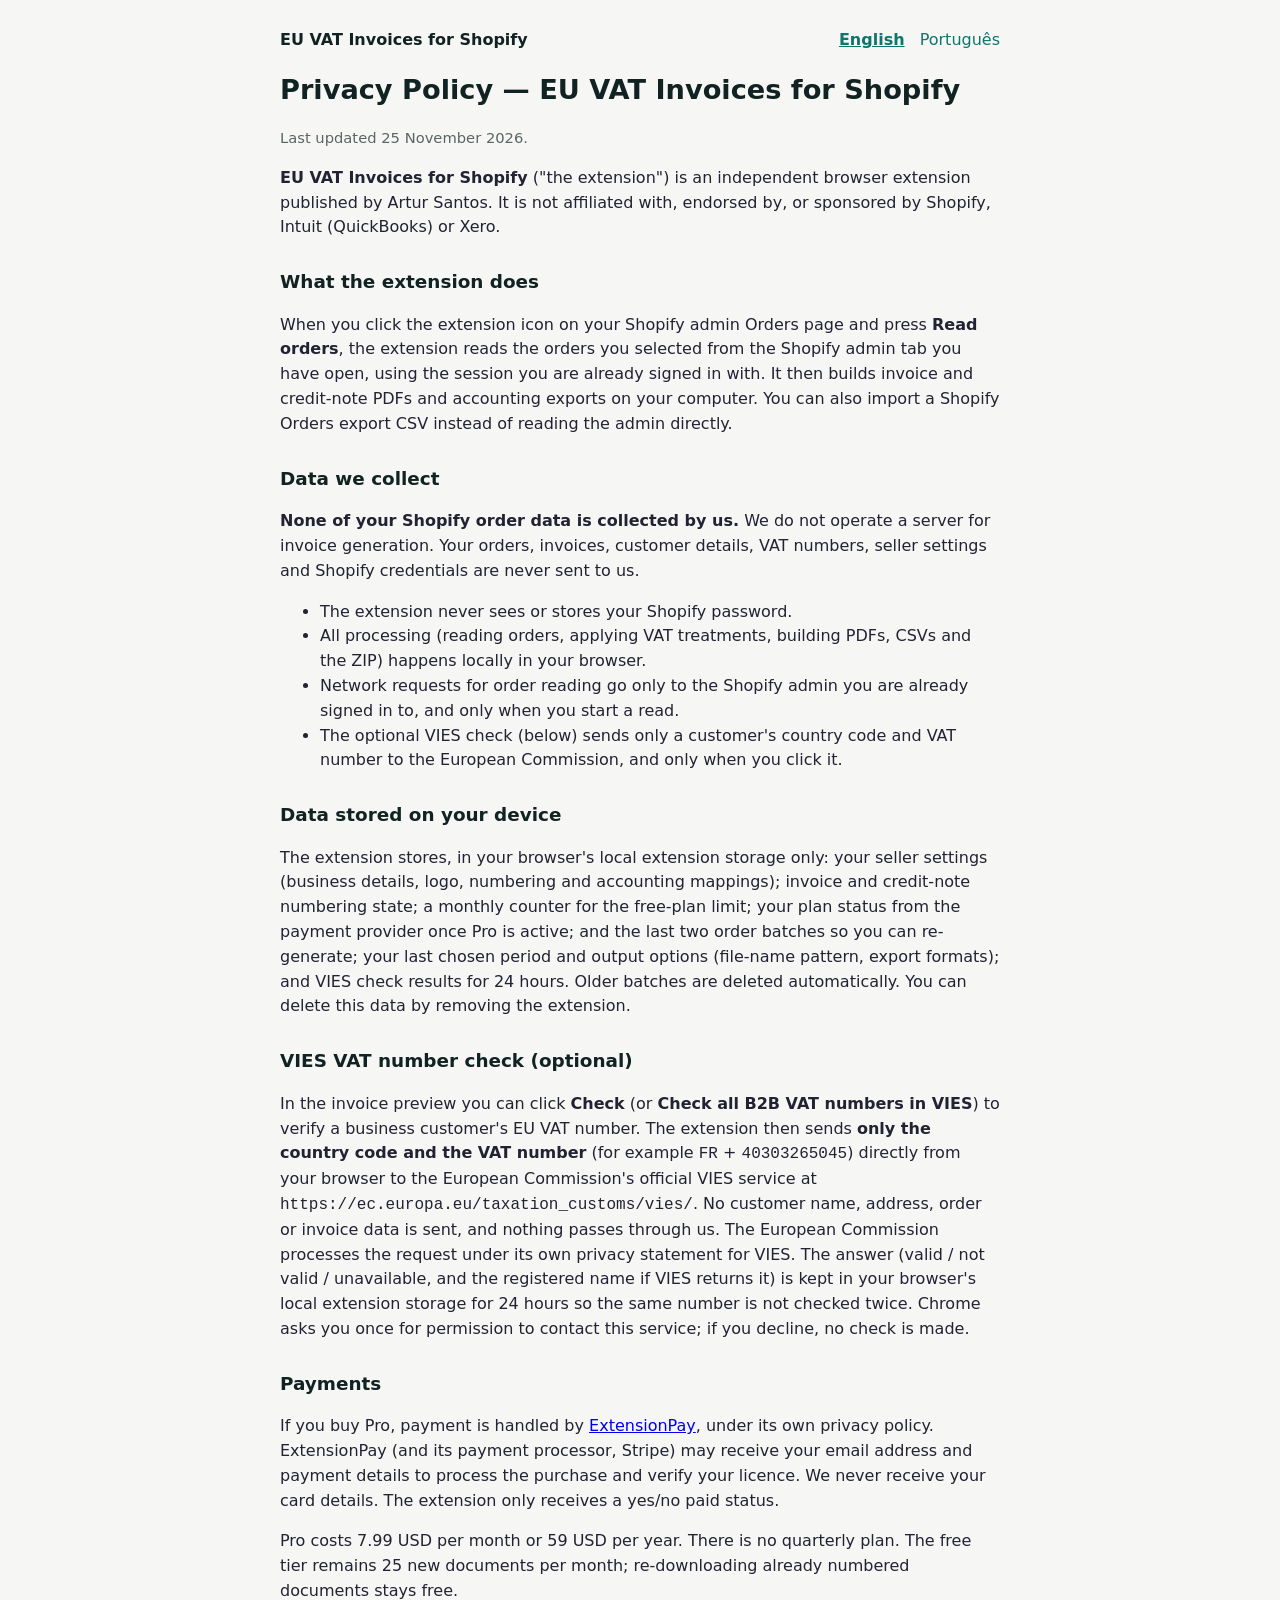
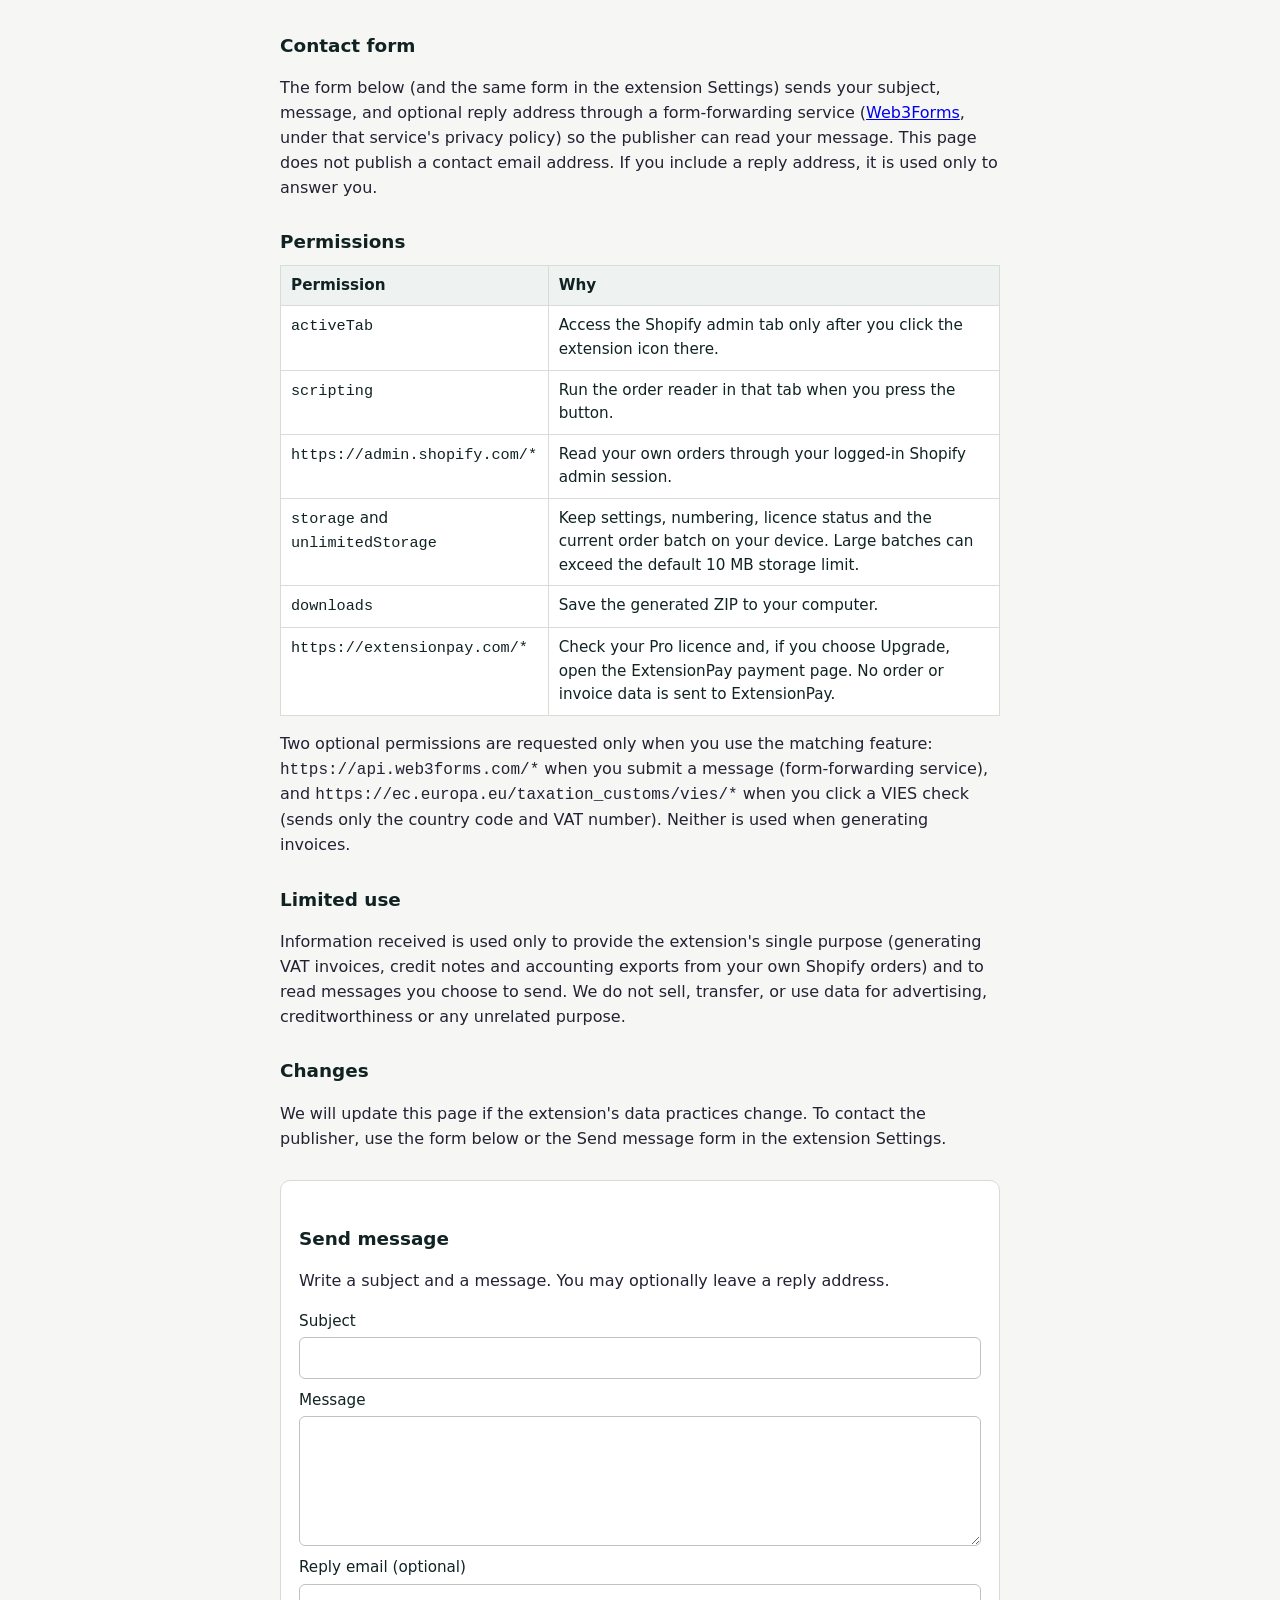
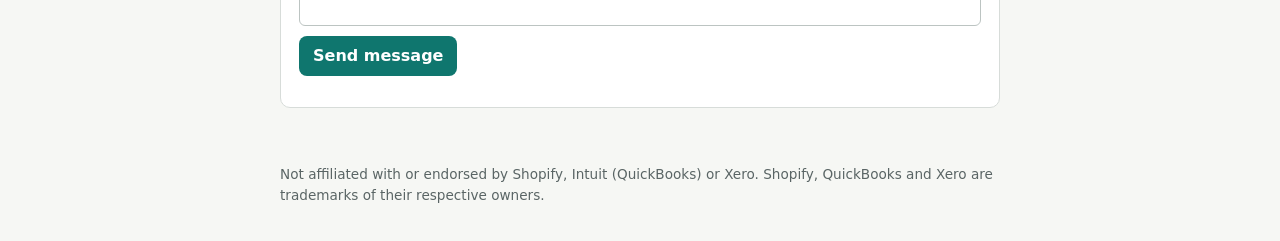
<file: index.html>
<!doctype html>
<html lang="en">
<head>
  <meta charset="utf-8">
  <meta name="viewport" content="width=device-width, initial-scale=1">
  <title>Privacy Policy — EU VAT Invoices for Shopify</title>
  <link rel="stylesheet" href="styles.css">
</head>
<body>
  <header>
    <a class="brand" href="index.html">EU VAT Invoices for Shopify</a>
    <nav>
      <a href="index.html" aria-current="page">English</a>
      <a href="pt/index.html">Português</a>
    </nav>
  </header>
  <main>
    <h1>Privacy Policy — EU VAT Invoices for Shopify</h1>
    <p class="muted">Last updated 25 November 2026.</p>

    <p><strong>EU VAT Invoices for Shopify</strong> ("the extension") is an independent browser extension published by Artur Santos. It is not affiliated with, endorsed by, or sponsored by Shopify, Intuit (QuickBooks) or Xero.</p>

    <h2>What the extension does</h2>
    <p>When you click the extension icon on your Shopify admin Orders page and press <strong>Read orders</strong>, the extension reads the orders you selected from the Shopify admin tab you have open, using the session you are already signed in with. It then builds invoice and credit-note PDFs and accounting exports on your computer. You can also import a Shopify Orders export CSV instead of reading the admin directly.</p>

    <h2>Data we collect</h2>
    <p><strong>None of your Shopify order data is collected by us.</strong> We do not operate a server for invoice generation. Your orders, invoices, customer details, VAT numbers, seller settings and Shopify credentials are never sent to us.</p>
    <ul>
      <li>The extension never sees or stores your Shopify password.</li>
      <li>All processing (reading orders, applying VAT treatments, building PDFs, CSVs and the ZIP) happens locally in your browser.</li>
      <li>Network requests for order reading go only to the Shopify admin you are already signed in to, and only when you start a read.</li>
      <li>The optional VIES check (below) sends only a customer's country code and VAT number to the European Commission, and only when you click it.</li>
    </ul>

    <h2>Data stored on your device</h2>
    <p>The extension stores, in your browser's local extension storage only: your seller settings (business details, logo, numbering and accounting mappings); invoice and credit-note numbering state; a monthly counter for the free-plan limit; your plan status from the payment provider once Pro is active; and the last two order batches so you can re-generate; your last chosen period and output options (file-name pattern, export formats); and VIES check results for 24 hours. Older batches are deleted automatically. You can delete this data by removing the extension.</p>

    <h2>VIES VAT number check (optional)</h2>
    <p>In the invoice preview you can click <strong>Check</strong> (or <strong>Check all B2B VAT numbers in VIES</strong>) to verify a business customer's EU VAT number. The extension then sends <strong>only the country code and the VAT number</strong> (for example <code>FR</code> + <code>40303265045</code>) directly from your browser to the European Commission's official VIES service at <code>https://ec.europa.eu/taxation_customs/vies/</code>. No customer name, address, order or invoice data is sent, and nothing passes through us. The European Commission processes the request under its own privacy statement for VIES. The answer (valid / not valid / unavailable, and the registered name if VIES returns it) is kept in your browser's local extension storage for 24 hours so the same number is not checked twice. Chrome asks you once for permission to contact this service; if you decline, no check is made.</p>

    <h2>Payments</h2>
    <p>If you buy Pro, payment is handled by <a href="https://extensionpay.com">ExtensionPay</a>, under its own privacy policy. ExtensionPay (and its payment processor, Stripe) may receive your email address and payment details to process the purchase and verify your licence. We never receive your card details. The extension only receives a yes/no paid status.</p>
    <p>Pro costs 7.99 USD per month or 59 USD per year. There is no quarterly plan. The free tier remains 25 new documents per month; re-downloading already numbered documents stays free.</p>

    <h2>Contact form</h2>
    <p>The form below (and the same form in the extension Settings) sends your subject, message, and optional reply address through a form-forwarding service (<a href="https://web3forms.com">Web3Forms</a>, under that service's privacy policy) so the publisher can read your message. This page does not publish a contact email address. If you include a reply address, it is used only to answer you.</p>

    <h2>Permissions</h2>
    <table>
      <thead><tr><th>Permission</th><th>Why</th></tr></thead>
      <tbody>
        <tr><td><code>activeTab</code></td><td>Access the Shopify admin tab only after you click the extension icon there.</td></tr>
        <tr><td><code>scripting</code></td><td>Run the order reader in that tab when you press the button.</td></tr>
        <tr><td><code>https://admin.shopify.com/*</code></td><td>Read your own orders through your logged-in Shopify admin session.</td></tr>
        <tr><td><code>storage</code> and <code>unlimitedStorage</code></td><td>Keep settings, numbering, licence status and the current order batch on your device. Large batches can exceed the default 10 MB storage limit.</td></tr>
        <tr><td><code>downloads</code></td><td>Save the generated ZIP to your computer.</td></tr>
        <tr><td><code>https://extensionpay.com/*</code></td><td>Check your Pro licence and, if you choose Upgrade, open the ExtensionPay payment page. No order or invoice data is sent to ExtensionPay.</td></tr>
      </tbody>
    </table>
    <p>Two optional permissions are requested only when you use the matching feature: <code>https://api.web3forms.com/*</code> when you submit a message (form-forwarding service), and <code>https://ec.europa.eu/taxation_customs/vies/*</code> when you click a VIES check (sends only the country code and VAT number). Neither is used when generating invoices.</p>

    <h2>Limited use</h2>
    <p>Information received is used only to provide the extension's single purpose (generating VAT invoices, credit notes and accounting exports from your own Shopify orders) and to read messages you choose to send. We do not sell, transfer, or use data for advertising, creditworthiness or any unrelated purpose.</p>

    <h2>Changes</h2>
    <p>We will update this page if the extension's data practices change. To contact the publisher, use the form below or the Send message form in the extension Settings.</p>

    <section class="card" id="contact">
      <h2>Send message</h2>
      <p>Write a subject and a message. You may optionally leave a reply address.</p>
      <form id="contact-form" data-sent="Message sent" data-failed="Not sent, try again">
        <label>Subject<input id="subject" type="text" required maxlength="200"></label>
        <label>Message<textarea id="message" required maxlength="8000"></textarea></label>
        <label>Reply email (optional)<input id="reply" type="email" maxlength="200" autocomplete="email"></label>
        <div class="hp" aria-hidden="true"><input id="website" type="text" tabindex="-1" autocomplete="off"></div>
        <button type="submit" id="send">Send message</button>
        <p id="status" class="muted" role="status"></p>
      </form>
    </section>
  </main>
  <footer>Not affiliated with or endorsed by Shopify, Intuit (QuickBooks) or Xero. Shopify, QuickBooks and Xero are trademarks of their respective owners.</footer>
  <script src="site-config.js"></script>
  <script src="form.js"></script>
</body>
</html>
</file>
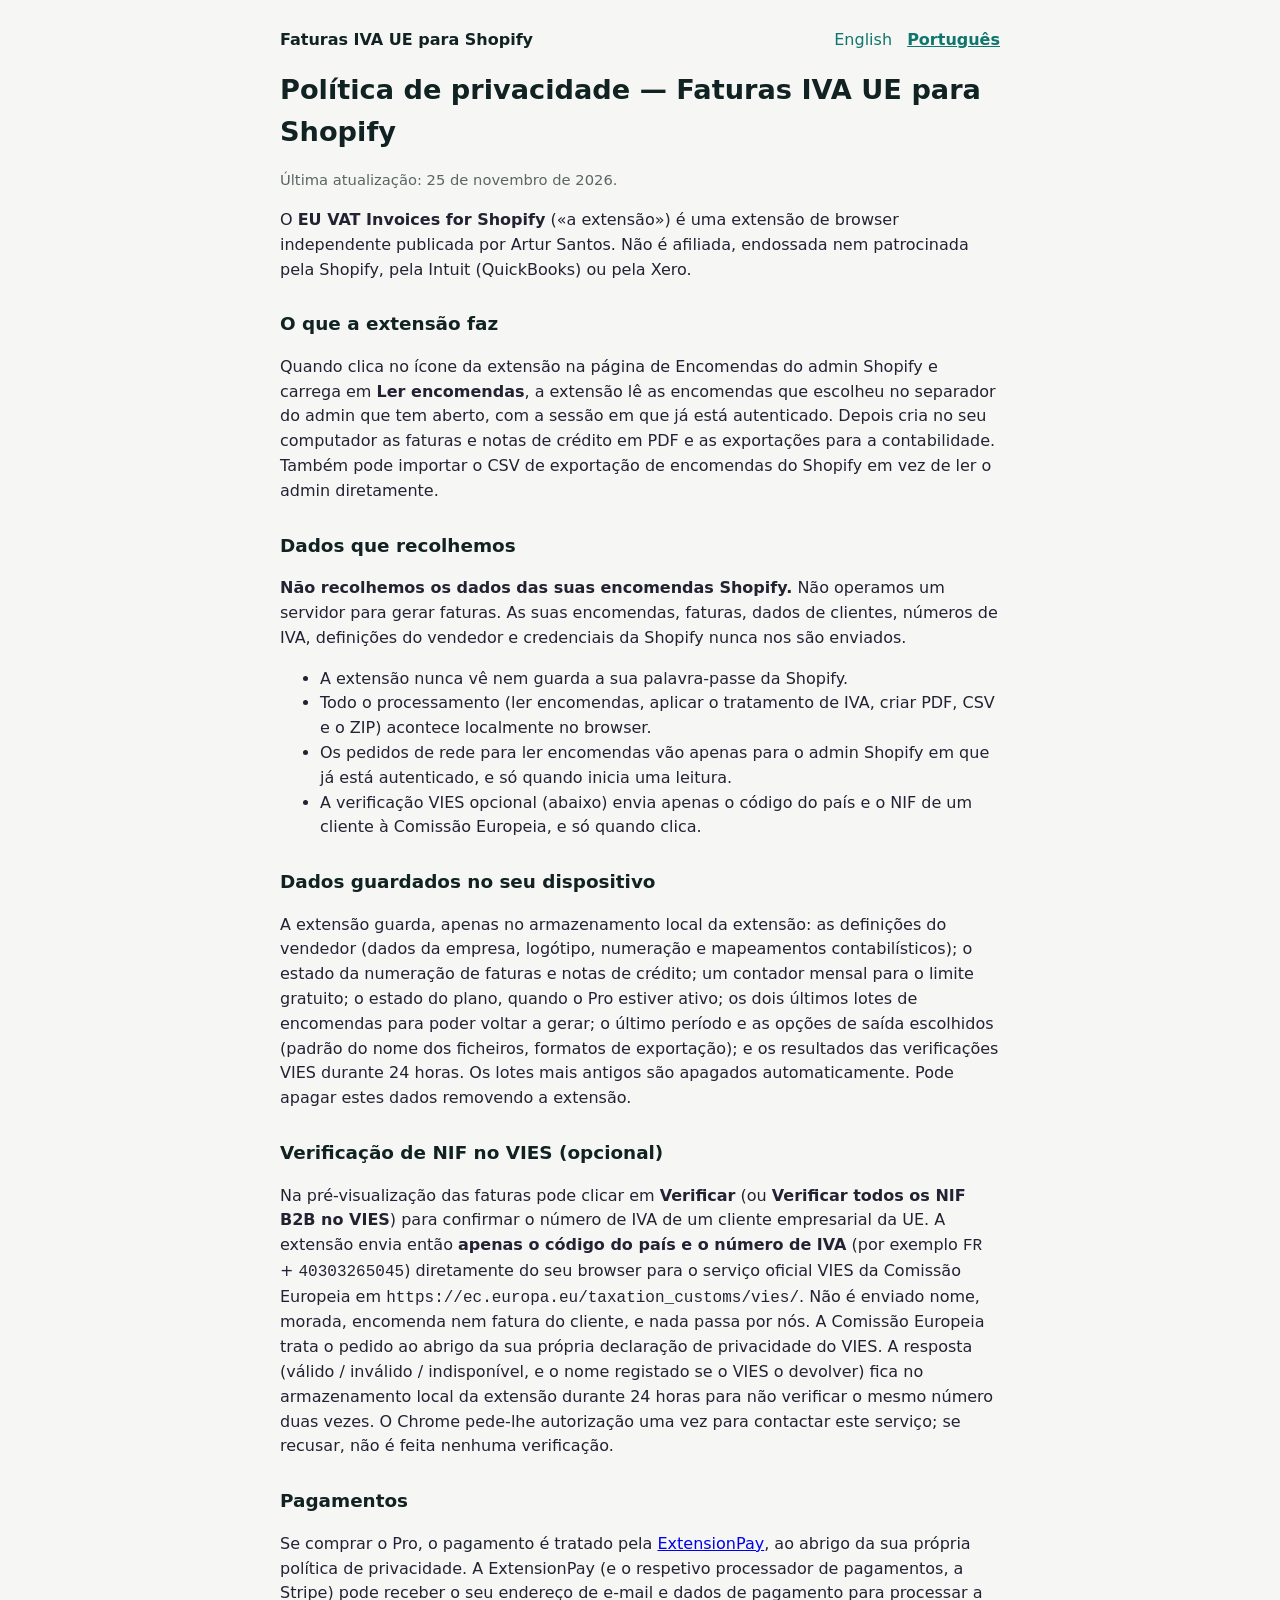
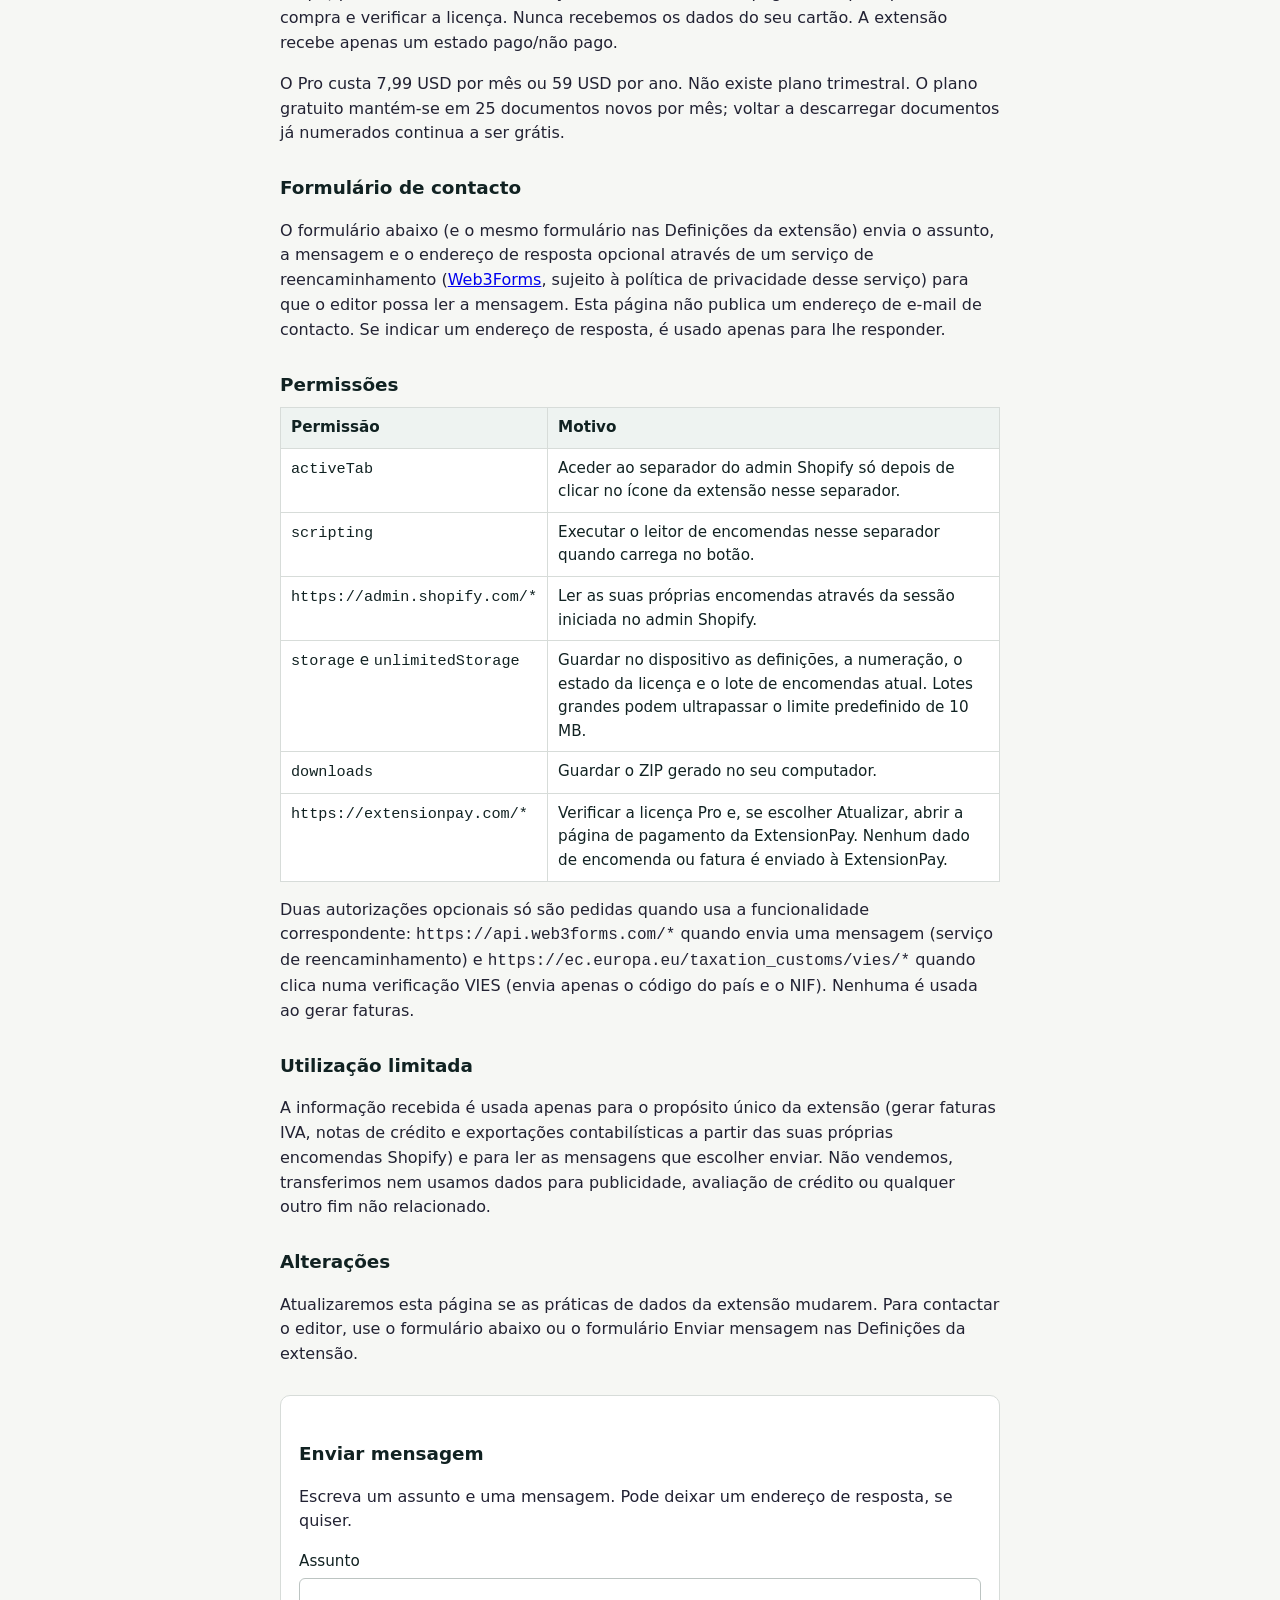
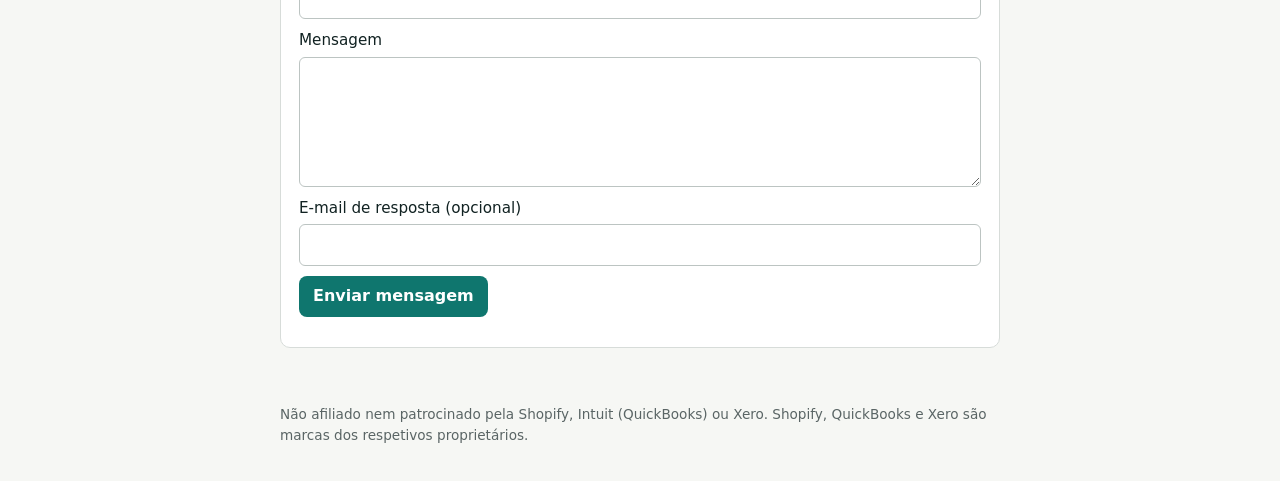
<file: pt/index.html>
<!doctype html>
<html lang="pt">
<head>
  <meta charset="utf-8">
  <meta name="viewport" content="width=device-width, initial-scale=1">
  <title>Política de privacidade — Faturas IVA UE para Shopify</title>
  <link rel="stylesheet" href="../styles.css">
</head>
<body>
  <header>
    <a class="brand" href="../index.html">Faturas IVA UE para Shopify</a>
    <nav>
      <a href="../index.html">English</a>
      <a href="index.html" aria-current="page">Português</a>
    </nav>
  </header>
  <main>
    <h1>Política de privacidade — Faturas IVA UE para Shopify</h1>
    <p class="muted">Última atualização: 25 de novembro de 2026.</p>

    <p>O <strong>EU VAT Invoices for Shopify</strong> («a extensão») é uma extensão de browser independente publicada por Artur Santos. Não é afiliada, endossada nem patrocinada pela Shopify, pela Intuit (QuickBooks) ou pela Xero.</p>

    <h2>O que a extensão faz</h2>
    <p>Quando clica no ícone da extensão na página de Encomendas do admin Shopify e carrega em <strong>Ler encomendas</strong>, a extensão lê as encomendas que escolheu no separador do admin que tem aberto, com a sessão em que já está autenticado. Depois cria no seu computador as faturas e notas de crédito em PDF e as exportações para a contabilidade. Também pode importar o CSV de exportação de encomendas do Shopify em vez de ler o admin diretamente.</p>

    <h2>Dados que recolhemos</h2>
    <p><strong>Não recolhemos os dados das suas encomendas Shopify.</strong> Não operamos um servidor para gerar faturas. As suas encomendas, faturas, dados de clientes, números de IVA, definições do vendedor e credenciais da Shopify nunca nos são enviados.</p>
    <ul>
      <li>A extensão nunca vê nem guarda a sua palavra-passe da Shopify.</li>
      <li>Todo o processamento (ler encomendas, aplicar o tratamento de IVA, criar PDF, CSV e o ZIP) acontece localmente no browser.</li>
      <li>Os pedidos de rede para ler encomendas vão apenas para o admin Shopify em que já está autenticado, e só quando inicia uma leitura.</li>
      <li>A verificação VIES opcional (abaixo) envia apenas o código do país e o NIF de um cliente à Comissão Europeia, e só quando clica.</li>
    </ul>

    <h2>Dados guardados no seu dispositivo</h2>
    <p>A extensão guarda, apenas no armazenamento local da extensão: as definições do vendedor (dados da empresa, logótipo, numeração e mapeamentos contabilísticos); o estado da numeração de faturas e notas de crédito; um contador mensal para o limite gratuito; o estado do plano, quando o Pro estiver ativo; os dois últimos lotes de encomendas para poder voltar a gerar; o último período e as opções de saída escolhidos (padrão do nome dos ficheiros, formatos de exportação); e os resultados das verificações VIES durante 24 horas. Os lotes mais antigos são apagados automaticamente. Pode apagar estes dados removendo a extensão.</p>

    <h2>Verificação de NIF no VIES (opcional)</h2>
    <p>Na pré-visualização das faturas pode clicar em <strong>Verificar</strong> (ou <strong>Verificar todos os NIF B2B no VIES</strong>) para confirmar o número de IVA de um cliente empresarial da UE. A extensão envia então <strong>apenas o código do país e o número de IVA</strong> (por exemplo <code>FR</code> + <code>40303265045</code>) diretamente do seu browser para o serviço oficial VIES da Comissão Europeia em <code>https://ec.europa.eu/taxation_customs/vies/</code>. Não é enviado nome, morada, encomenda nem fatura do cliente, e nada passa por nós. A Comissão Europeia trata o pedido ao abrigo da sua própria declaração de privacidade do VIES. A resposta (válido / inválido / indisponível, e o nome registado se o VIES o devolver) fica no armazenamento local da extensão durante 24 horas para não verificar o mesmo número duas vezes. O Chrome pede-lhe autorização uma vez para contactar este serviço; se recusar, não é feita nenhuma verificação.</p>

    <h2>Pagamentos</h2>
    <p>Se comprar o Pro, o pagamento é tratado pela <a href="https://extensionpay.com">ExtensionPay</a>, ao abrigo da sua própria política de privacidade. A ExtensionPay (e o respetivo processador de pagamentos, a Stripe) pode receber o seu endereço de e-mail e dados de pagamento para processar a compra e verificar a licença. Nunca recebemos os dados do seu cartão. A extensão recebe apenas um estado pago/não pago.</p>
    <p>O Pro custa 7,99 USD por mês ou 59 USD por ano. Não existe plano trimestral. O plano gratuito mantém-se em 25 documentos novos por mês; voltar a descarregar documentos já numerados continua a ser grátis.</p>

    <h2>Formulário de contacto</h2>
    <p>O formulário abaixo (e o mesmo formulário nas Definições da extensão) envia o assunto, a mensagem e o endereço de resposta opcional através de um serviço de reencaminhamento (<a href="https://web3forms.com">Web3Forms</a>, sujeito à política de privacidade desse serviço) para que o editor possa ler a mensagem. Esta página não publica um endereço de e-mail de contacto. Se indicar um endereço de resposta, é usado apenas para lhe responder.</p>

    <h2>Permissões</h2>
    <table>
      <thead><tr><th>Permissão</th><th>Motivo</th></tr></thead>
      <tbody>
        <tr><td><code>activeTab</code></td><td>Aceder ao separador do admin Shopify só depois de clicar no ícone da extensão nesse separador.</td></tr>
        <tr><td><code>scripting</code></td><td>Executar o leitor de encomendas nesse separador quando carrega no botão.</td></tr>
        <tr><td><code>https://admin.shopify.com/*</code></td><td>Ler as suas próprias encomendas através da sessão iniciada no admin Shopify.</td></tr>
        <tr><td><code>storage</code> e <code>unlimitedStorage</code></td><td>Guardar no dispositivo as definições, a numeração, o estado da licença e o lote de encomendas atual. Lotes grandes podem ultrapassar o limite predefinido de 10 MB.</td></tr>
        <tr><td><code>downloads</code></td><td>Guardar o ZIP gerado no seu computador.</td></tr>
        <tr><td><code>https://extensionpay.com/*</code></td><td>Verificar a licença Pro e, se escolher Atualizar, abrir a página de pagamento da ExtensionPay. Nenhum dado de encomenda ou fatura é enviado à ExtensionPay.</td></tr>
      </tbody>
    </table>
    <p>Duas autorizações opcionais só são pedidas quando usa a funcionalidade correspondente: <code>https://api.web3forms.com/*</code> quando envia uma mensagem (serviço de reencaminhamento) e <code>https://ec.europa.eu/taxation_customs/vies/*</code> quando clica numa verificação VIES (envia apenas o código do país e o NIF). Nenhuma é usada ao gerar faturas.</p>

    <h2>Utilização limitada</h2>
    <p>A informação recebida é usada apenas para o propósito único da extensão (gerar faturas IVA, notas de crédito e exportações contabilísticas a partir das suas próprias encomendas Shopify) e para ler as mensagens que escolher enviar. Não vendemos, transferimos nem usamos dados para publicidade, avaliação de crédito ou qualquer outro fim não relacionado.</p>

    <h2>Alterações</h2>
    <p>Atualizaremos esta página se as práticas de dados da extensão mudarem. Para contactar o editor, use o formulário abaixo ou o formulário Enviar mensagem nas Definições da extensão.</p>

    <section class="card" id="contact">
      <h2>Enviar mensagem</h2>
      <p>Escreva um assunto e uma mensagem. Pode deixar um endereço de resposta, se quiser.</p>
      <form id="contact-form" data-sent="Mensagem enviada" data-failed="Não foi enviada, tente novamente">
        <label>Assunto<input id="subject" type="text" required maxlength="200"></label>
        <label>Mensagem<textarea id="message" required maxlength="8000"></textarea></label>
        <label>E-mail de resposta (opcional)<input id="reply" type="email" maxlength="200" autocomplete="email"></label>
        <div class="hp" aria-hidden="true"><input id="website" type="text" tabindex="-1" autocomplete="off"></div>
        <button type="submit" id="send">Enviar mensagem</button>
        <p id="status" class="muted" role="status"></p>
      </form>
    </section>
  </main>
  <footer>Não afiliado nem patrocinado pela Shopify, Intuit (QuickBooks) ou Xero. Shopify, QuickBooks e Xero são marcas dos respetivos proprietários.</footer>
  <script src="../site-config.js"></script>
  <script src="../form.js"></script>
</body>
</html>
</file>
<file: styles.css>
:root{--ink:#122;--muted:#5a6565;--accent:#0f766e;--line:#d7dcd9;--bg:#f6f7f4}
*{box-sizing:border-box}
body{margin:0;font:16px/1.55 system-ui,-apple-system,"Segoe UI",Roboto,sans-serif;color:var(--ink);background:var(--bg)}
header,main,footer{max-width:760px;margin:0 auto;padding:0 20px}
header{padding-top:28px;padding-bottom:8px;display:flex;justify-content:space-between;gap:12px;align-items:baseline;flex-wrap:wrap}
header a.brand{font-weight:700;text-decoration:none;color:var(--ink)}
nav a{color:var(--accent);margin-inline-start:10px;text-decoration:none}
nav a[aria-current="page"]{font-weight:700;text-decoration:underline}
h1{font-size:1.7rem;margin:8px 0 16px}
h2{font-size:1.15rem;margin:28px 0 8px}
p,li{color:#223}
.muted{color:var(--muted);font-size:.92rem}
table{width:100%;border-collapse:collapse;font-size:.95rem}
th,td{border:1px solid var(--line);padding:8px 10px;text-align:start;vertical-align:top;background:#fff}
th{background:#eef3f1}
section.card{background:#fff;border:1px solid var(--line);border-radius:10px;padding:16px 18px;margin:28px 0}
label{display:flex;flex-direction:column;gap:4px;margin:10px 0;font-size:.95rem}
input,textarea{font:inherit;padding:8px 10px;border:1px solid #bcc4c2;border-radius:6px}
textarea{min-height:130px;resize:vertical}
button{font:inherit;font-weight:600;background:var(--accent);color:#fff;border:0;border-radius:8px;padding:8px 14px;cursor:pointer}
button:disabled{opacity:.6}
.hp{position:absolute;left:-9999px;height:0;overflow:hidden}
#status[data-ok="1"]{color:var(--accent)}
#status[data-ok="0"]{color:#b42318}
footer{padding:28px 20px 40px;color:var(--muted);font-size:.85rem}
</file>
